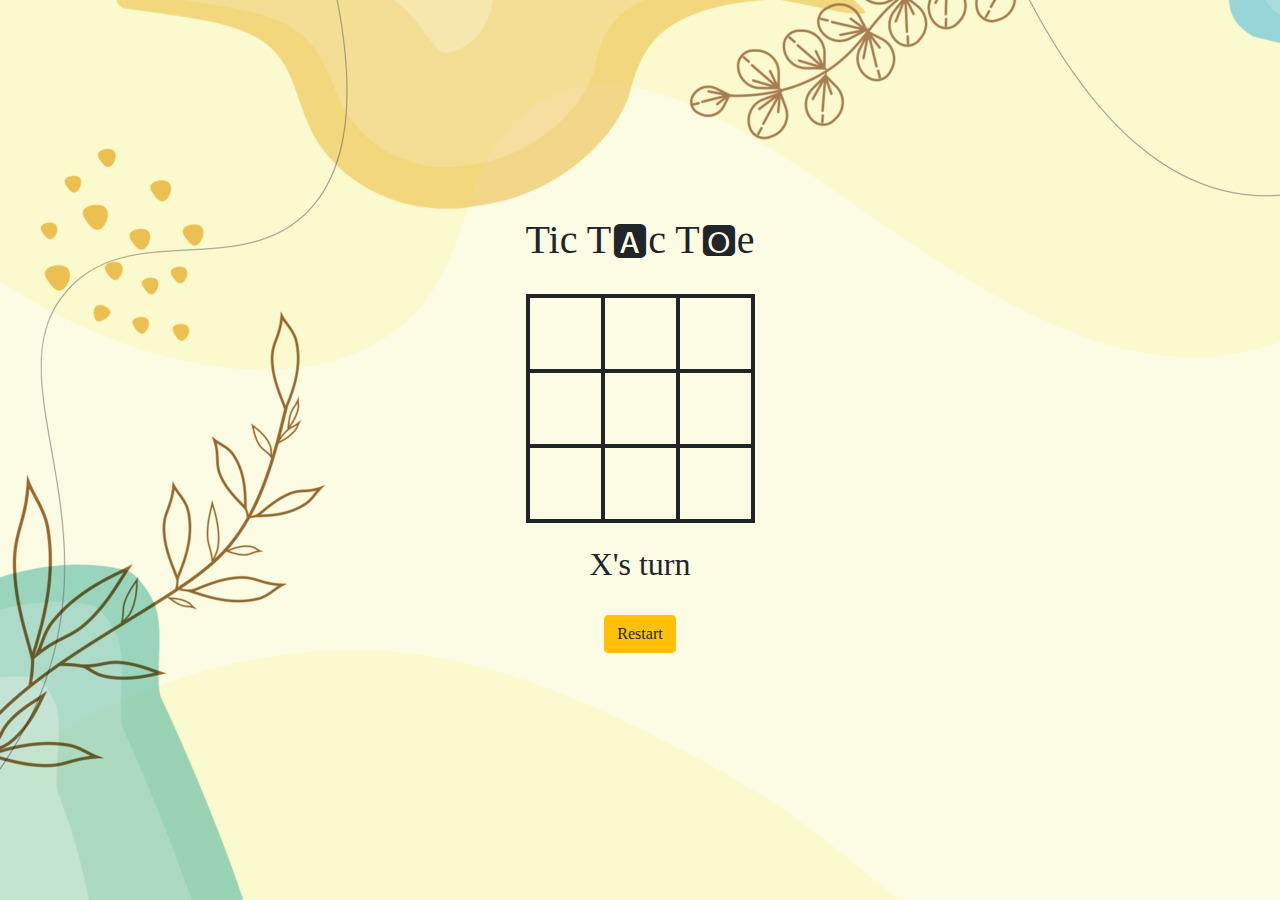
<file: index.html>
<!DOCTYPE html>
<html lang="en">
<head>
	<title>Tic Tac Toe Game</title>
	<meta http-equiv="X-UACompatible" content="IE=edge">
	<meta name="viewport" content="width=device-width,initial-scale=1.0">
	<meta charset="UTF-8">
	<link rel="stylesheet" href="https://maxcdn.bootstrapcdn.com/bootstrap/4.0.0/css/bootstrap.min.css">
    <script src="https://maxcdn.bootstrapcdn.com/bootstrap/4.0.0/js/bootstrap.min.js"></script>
	<link rel="stylesheet" href="style.css">
</head>
<body>
  <div id="gameContainer">
	<br><br><br><br><br><br><br><br><br>
	<h1> Tic T&#127344c T&#127358e</h1>
	<br>
	<div id="cellContainer">
		<div cellIndex="0" class="cell"></div>
		<div cellIndex="1" class="cell"></div>
		<div cellIndex="2" class="cell"></div>
		<div cellIndex="3" class="cell"></div>
		<div cellIndex="4" class="cell"></div>
		<div cellIndex="5" class="cell"></div>
		<div cellIndex="6" class="cell"></div>
		<div cellIndex="7" class="cell"></div>
		<div cellIndex="8" class="cell"></div>
	</div>
	<br>
	<h2 id="statusText"></h2>
	<br>
	<button id="restartBtn" class="btn btn-warning">Restart</button>
  </div> 
	<script src="script.js"></script>
</body>
    </html>
</file>
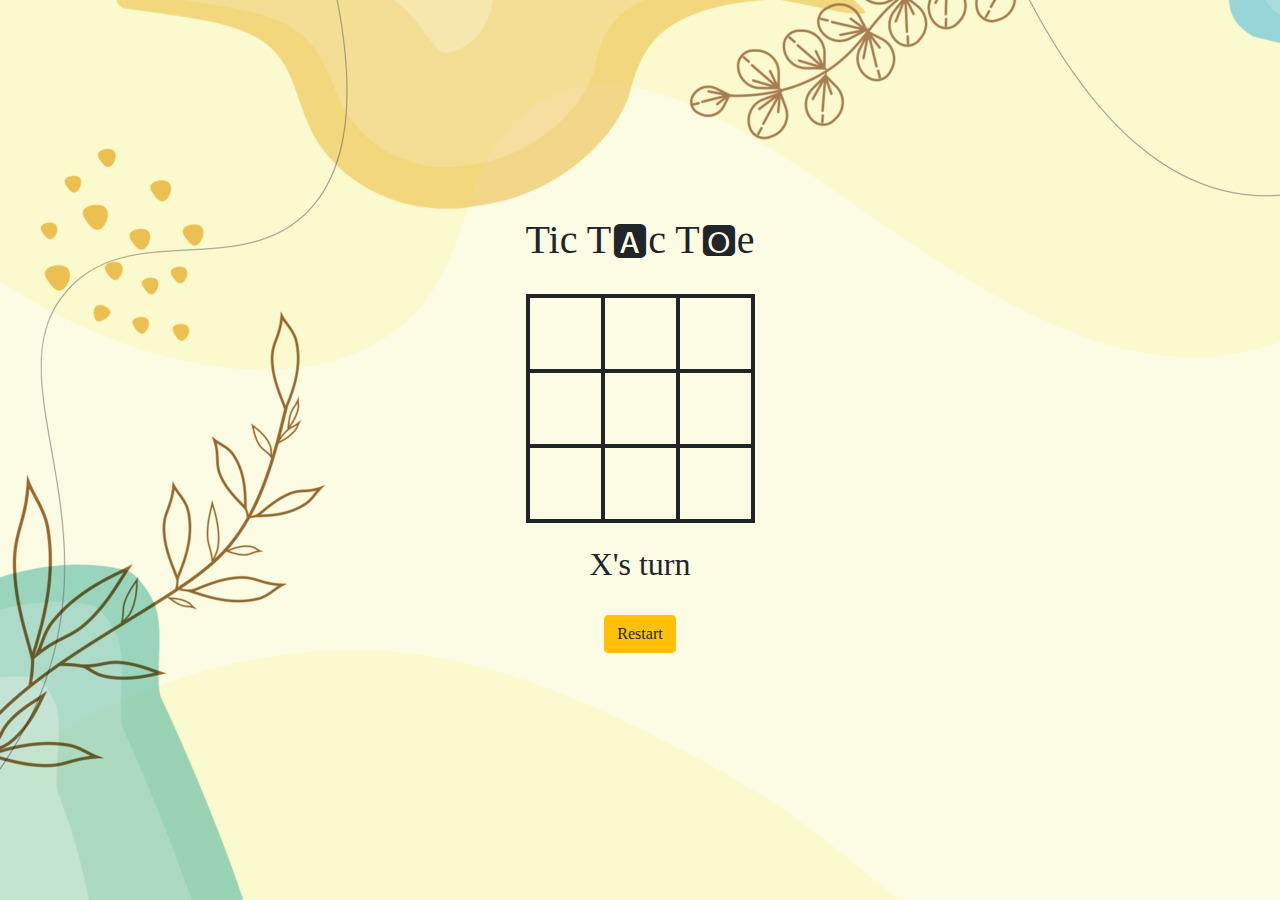
<file: TicTacToeBotAPI/TicTacToeBotAPI/src/main/resources/static/index.html>
<!DOCTYPE html>
<html lang="en">
<head>
	<title>Tic Tac Toe Game</title>
	<meta http-equiv="X-UACompatible" content="IE=edge">
	<meta name="viewport" content="width=device-width,initial-scale=1.0">
	<meta charset="UTF-8">
	<link rel="stylesheet" href="https://maxcdn.bootstrapcdn.com/bootstrap/4.0.0/css/bootstrap.min.css">
    <script src="https://maxcdn.bootstrapcdn.com/bootstrap/4.0.0/js/bootstrap.min.js"></script>
	<link rel="stylesheet" href="style.css">
</head>
<body>
  <div id="gameContainer">
	<br><br><br><br><br><br><br><br><br>
	<h1> Tic T&#127344c T&#127358e</h1>
	<br>
	<div id="cellContainer">
		<div cellIndex="0" class="cell"></div>
		<div cellIndex="1" class="cell"></div>
		<div cellIndex="2" class="cell"></div>
		<div cellIndex="3" class="cell"></div>
		<div cellIndex="4" class="cell"></div>
		<div cellIndex="5" class="cell"></div>
		<div cellIndex="6" class="cell"></div>
		<div cellIndex="7" class="cell"></div>
		<div cellIndex="8" class="cell"></div>
	</div>
	<div id="botSymbol"></div>
	<br>
	<h2 id="statusText"></h2>
	<br>
	<button id="restartBtn" class="btn btn-warning">Restart</button>
  </div> 
	<script src="script.js"></script>
</body>
    </html>
</file>
<file: style.css>
.cell{
    width: 75px;
	height: 75px;
	border: 2px solid;
    box-shadow: 0 0 0 2px;
    line-height: 75px;
    font-size: 50px;
    cursor: pointer;
}
#gameContainer{
font-family: "Permanent Maker", cursive;
text-align: center;
}
#cellContainer{
    display: grid;
    grid-template-columns: repeat(3, auto);
    width: 225px;
    margin: auto;
}
body{
    background-image: url('background.jpg');
}
</file>
<file: TicTacToeBotAPI/TicTacToeBotAPI/src/main/resources/static/style.css>
.cell{
    width: 75px;
	height: 75px;
	border: 2px solid;
    box-shadow: 0 0 0 2px;
    line-height: 75px;
    font-size: 50px;
    cursor: pointer;
}
#gameContainer{
font-family: "Permanent Maker", cursive;
text-align: center;
}
#cellContainer{
    display: grid;
    grid-template-columns: repeat(3, auto);
    width: 225px;
    margin: auto;
}
body{
    background-image: url('background.jpg');
}
</file>
